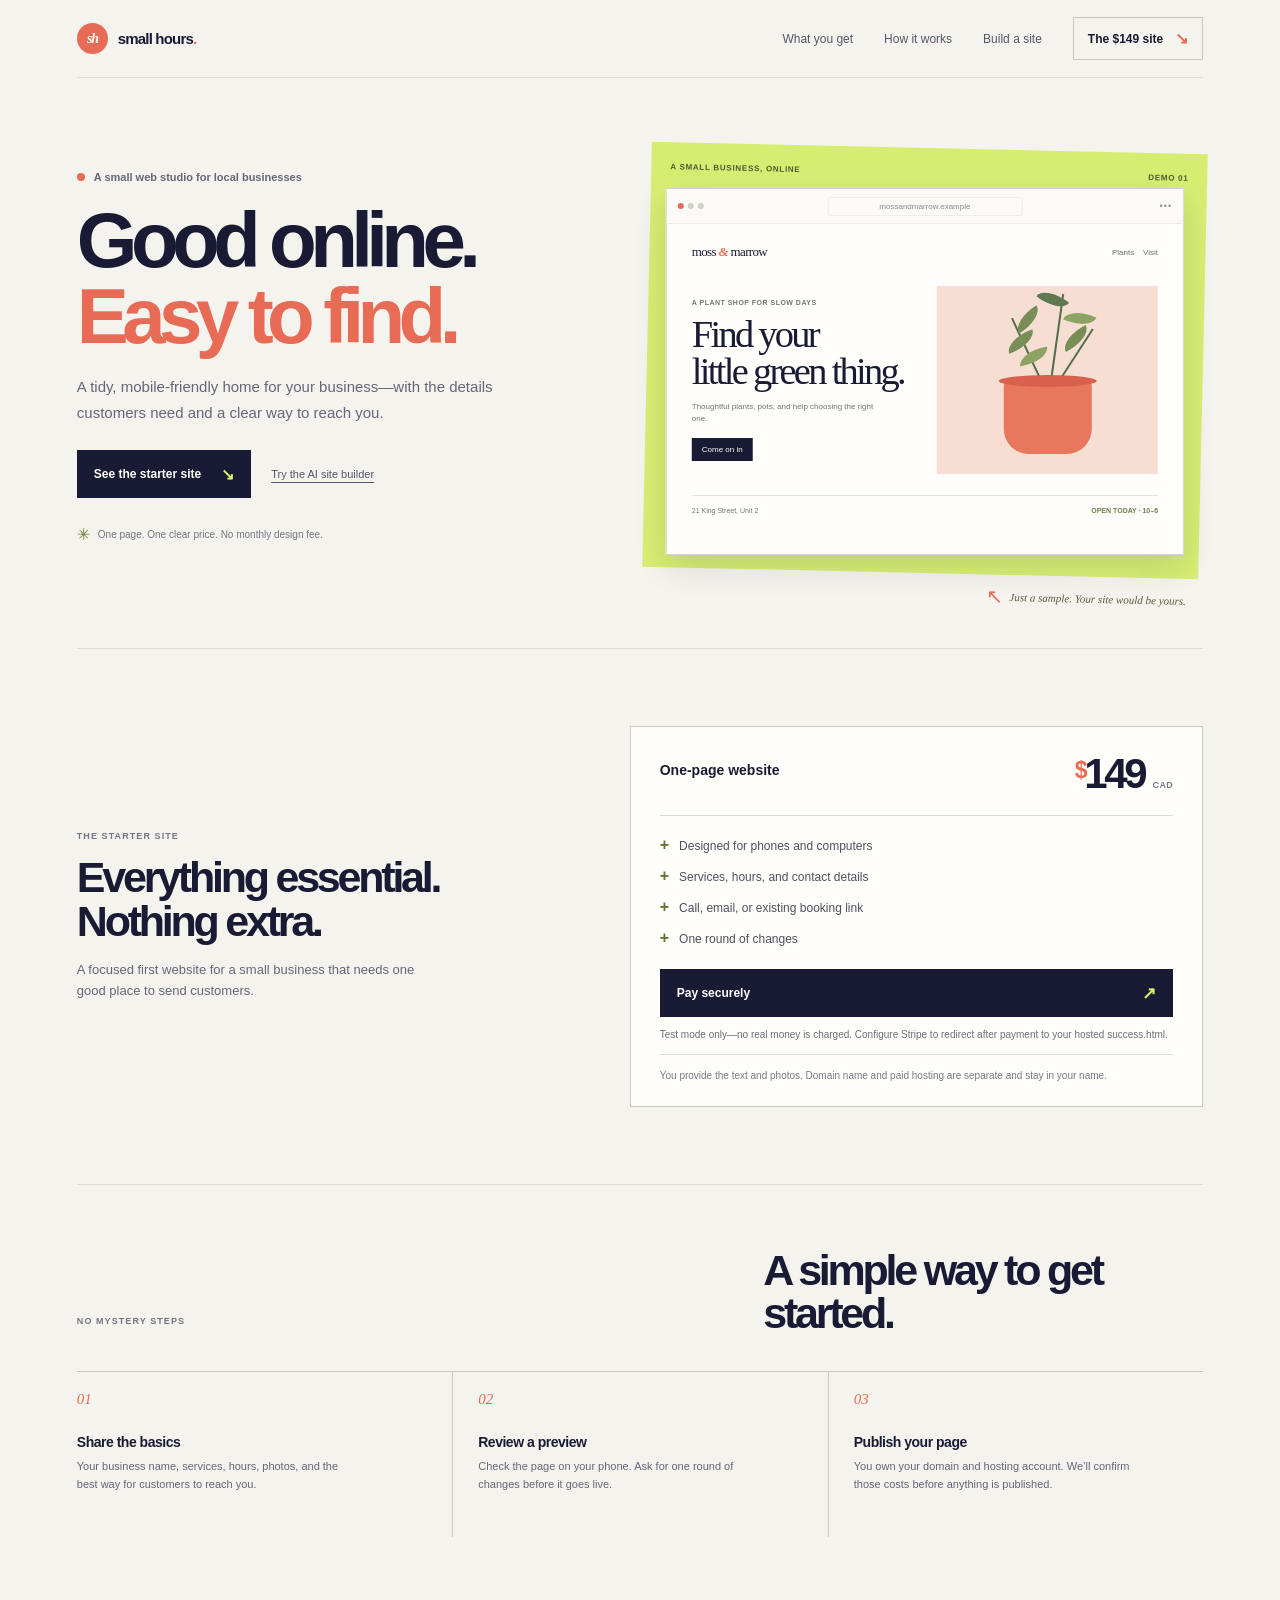
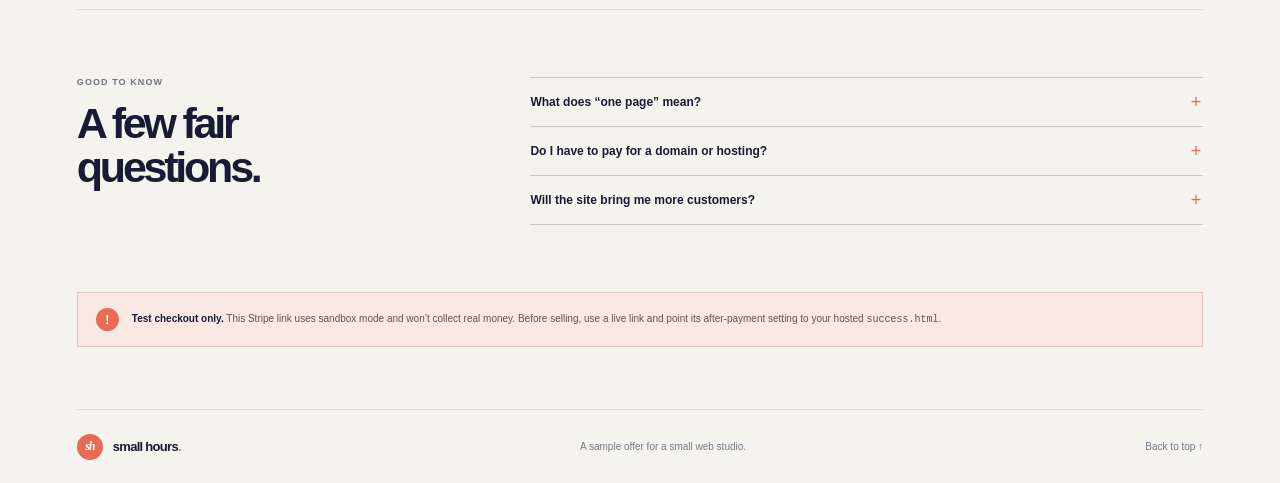
<file: index.html>
<!doctype html>
<html lang="en">
  <head>
    <meta charset="utf-8">
    <meta name="viewport" content="width=device-width, initial-scale=1">
    <meta name="theme-color" content="#f4f3ed">
    <meta name="description" content="A clear, mobile-friendly one-page website for your local business.">
    <title>Small Hours Studio — a better first website</title>
    <link rel="stylesheet" href="styles.css">
    <script src="app.js" defer></script>
  </head>
  <body>
    <header class="site-header">
      <a class="brand" href="#" aria-label="Small Hours Studio home">
        <span class="brand-mark" aria-hidden="true">sh</span>
        <span>small hours<span class="brand-period">.</span></span>
      </a>
      <nav class="main-nav" aria-label="Main navigation">
        <a href="#included">What you get</a>
        <a href="#process">How it works</a>
        <a href="builder.html">Build a site</a>
        <a class="nav-cta" href="#price">The $149 site <span aria-hidden="true">↘</span></a>
      </nav>
    </header>

    <main>
      <section class="hero" aria-labelledby="hero-title">
        <div class="hero-copy">
          <p class="eyebrow"><span class="eyebrow-dot" aria-hidden="true"></span> A small web studio for local businesses</p>
          <h1 id="hero-title">Good online.<br><span>Easy to find.</span></h1>
          <p class="hero-intro">A tidy, mobile-friendly home for your business—with the details customers need and a clear way to reach you.</p>
          <div class="hero-actions">
            <a class="button button-dark" href="#price">See the starter site <span aria-hidden="true">↘</span></a>
            <a class="text-link" href="builder.html">Try the AI site builder</a>
          </div>
          <p class="hero-footnote"><span aria-hidden="true">✳</span> One page. One clear price. No monthly design fee.</p>
        </div>

        <div class="hero-art" id="sample" aria-label="Preview of a sample website for a fictional plant shop">
          <div class="art-caption"><span>A SMALL BUSINESS, ONLINE</span><span>DEMO 01</span></div>
          <div class="browser-window">
            <div class="browser-bar">
              <span class="browser-dots" aria-hidden="true"><i></i><i></i><i></i></span>
              <span class="browser-address">mossandmarrow.example</span>
              <span class="browser-menu" aria-hidden="true">•••</span>
            </div>
            <div class="demo-site">
              <div class="demo-nav">
                <span class="demo-brand">moss <b>&</b> marrow</span>
                <span class="demo-nav-links">Plants&nbsp;&nbsp;&nbsp; Visit</span>
              </div>
              <div class="demo-content">
                <div class="demo-text">
                  <p class="demo-kicker">A PLANT SHOP FOR SLOW DAYS</p>
                  <h2>Find your<br>little green thing.</h2>
                  <p>Thoughtful plants, pots, and help choosing the right one.</p>
                  <span class="demo-button">Come on in</span>
                </div>
                <div class="plant-illustration" aria-hidden="true">
                  <span class="plant-pot"></span>
                  <span class="plant-stem stem-one"></span>
                  <span class="plant-stem stem-two"></span>
                  <span class="plant-stem stem-three"></span>
                  <span class="leaf leaf-one"></span>
                  <span class="leaf leaf-two"></span>
                  <span class="leaf leaf-three"></span>
                  <span class="leaf leaf-four"></span>
                  <span class="leaf leaf-five"></span>
                  <span class="leaf leaf-six"></span>
                </div>
              </div>
              <div class="demo-bottom"><span>21 King Street, Unit 2</span><span>OPEN TODAY · 10–6</span></div>
            </div>
          </div>
          <p class="art-note"><span class="scribble" aria-hidden="true">↖</span> Just a sample. Your site would be yours.</p>
        </div>
      </section>

      <section class="offer-section" id="price" aria-labelledby="offer-title">
        <div class="offer-intro">
          <p class="section-label">THE STARTER SITE</p>
          <h2 id="offer-title">Everything essential.<br>Nothing extra.</h2>
          <p>A focused first website for a small business that needs one good place to send customers.</p>
        </div>
        <div class="price-panel">
          <div class="price-top">
            <span class="price-name">One-page website</span>
            <span class="price-amount"><span>$</span>149 <small>CAD</small></span>
          </div>
          <ul class="included-list">
            <li><span aria-hidden="true">+</span> Designed for phones and computers</li>
            <li><span aria-hidden="true">+</span> Services, hours, and contact details</li>
            <li><span aria-hidden="true">+</span> Call, email, or existing booking link</li>
            <li><span aria-hidden="true">+</span> One round of changes</li>
          </ul>
          <button class="button button-pay" id="checkout-button" type="button" disabled>
            Pay securely <span aria-hidden="true">↗</span>
          </button>
          <p class="payment-note" id="payment-note" role="status" aria-live="polite"></p>
          <p class="price-fineprint">You provide the text and photos. Domain name and paid hosting are separate and stay in your name.</p>
        </div>
      </section>

      <section class="process-section" id="process" aria-labelledby="process-title">
        <div class="process-heading">
          <p class="section-label">NO MYSTERY STEPS</p>
          <h2 id="process-title">A simple way to get started.</h2>
        </div>
        <div class="process-steps">
          <article class="process-step">
            <span class="step-index">01</span>
            <h3>Share the basics</h3>
            <p>Your business name, services, hours, photos, and the best way for customers to reach you.</p>
          </article>
          <article class="process-step">
            <span class="step-index">02</span>
            <h3>Review a preview</h3>
            <p>Check the page on your phone. Ask for one round of changes before it goes live.</p>
          </article>
          <article class="process-step">
            <span class="step-index">03</span>
            <h3>Publish your page</h3>
            <p>You own your domain and hosting account. We’ll confirm those costs before anything is published.</p>
          </article>
        </div>
      </section>

      <section class="faq-section" id="included" aria-labelledby="faq-title">
        <div>
          <p class="section-label">GOOD TO KNOW</p>
          <h2 id="faq-title">A few fair questions.</h2>
        </div>
        <div class="faq-list">
          <details>
            <summary>What does “one page” mean?</summary>
            <p>One scrollable page with your key business details, services, and contact or booking links. It isn’t an online store or a multi-page website.</p>
          </details>
          <details>
            <summary>Do I have to pay for a domain or hosting?</summary>
            <p>Those are separate services. You choose and own the accounts, and any extra cost should be agreed on before the site is published.</p>
          </details>
          <details>
            <summary>Will the site bring me more customers?</summary>
            <p>No website can promise that. The goal is to make your information easier to find and give visitors a clear next step.</p>
          </details>
        </div>
      </section>

      <aside class="demo-warning" aria-label="Test payment information">
        <span class="warning-mark" aria-hidden="true">!</span>
        <p><strong>Test checkout only.</strong> This Stripe link uses sandbox mode and won’t collect real money. Before selling, use a live link and point its after-payment setting to your hosted <code>success.html</code>.</p>
      </aside>
    </main>

    <footer class="site-footer">
      <a class="brand" href="#" aria-label="Small Hours Studio home">
        <span class="brand-mark" aria-hidden="true">sh</span>
        <span>small hours<span class="brand-period">.</span></span>
      </a>
      <p>A sample offer for a small web studio.</p>
      <a class="footer-top" href="#">Back to top ↑</a>
    </footer>
  </body>
</html>
</file>
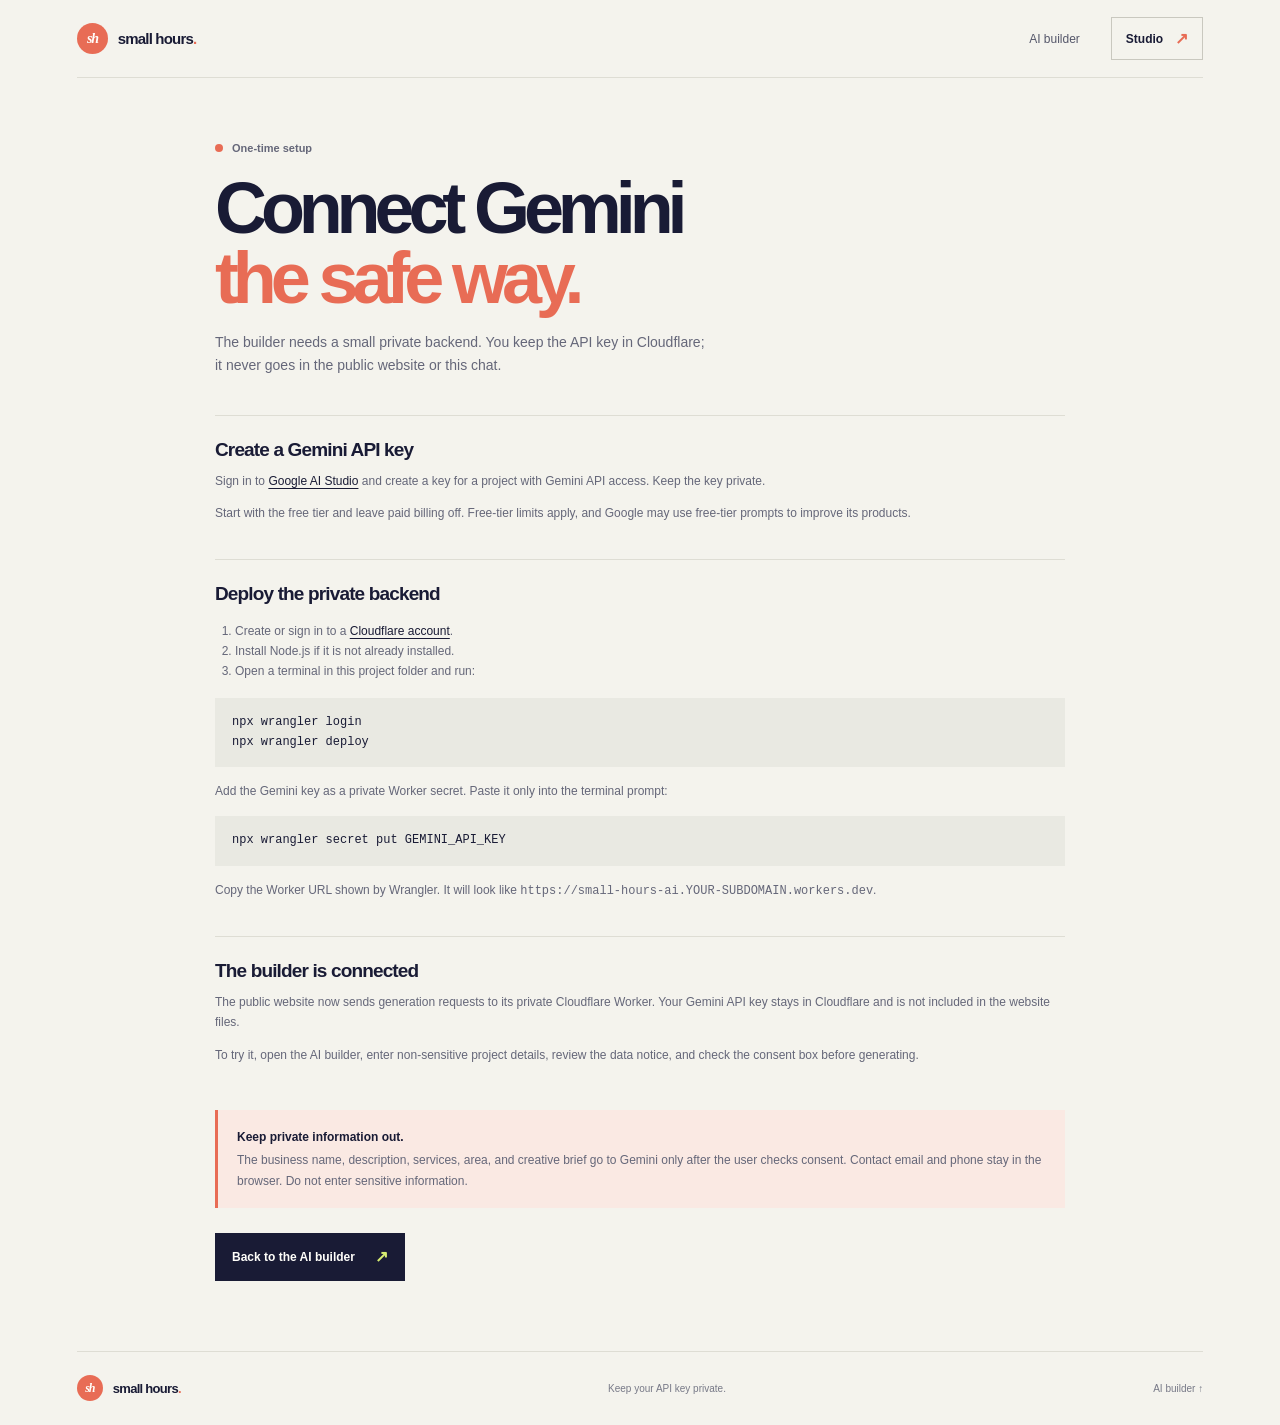
<file: ai-setup.html>
<!doctype html>
<html lang="en">
  <head>
    <meta charset="utf-8">
    <meta name="viewport" content="width=device-width, initial-scale=1">
    <meta name="theme-color" content="#f4f3ed">
    <meta name="description" content="Set up the private Gemini connection for the Small Hours AI website builder.">
    <title>Connect Gemini — Small Hours Studio</title>
    <link rel="stylesheet" href="styles.css">
    <link rel="stylesheet" href="builder.css">
  </head>
  <body>
    <header class="site-header">
      <a class="brand" href="index.html" aria-label="Small Hours Studio home">
        <span class="brand-mark" aria-hidden="true">sh</span>
        <span>small hours<span class="brand-period">.</span></span>
      </a>
      <nav class="main-nav" aria-label="Main navigation">
        <a href="builder.html">AI builder</a>
        <a class="nav-cta" href="index.html">Studio <span aria-hidden="true">↗</span></a>
      </nav>
    </header>

    <main class="ai-setup-page">
      <p class="eyebrow"><span class="eyebrow-dot" aria-hidden="true"></span> One-time setup</p>
      <h1>Connect Gemini<br><span>the safe way.</span></h1>
      <p class="builder-lede">The builder needs a small private backend. You keep the API key in Cloudflare; it never goes in the public website or this chat.</p>

      <section class="setup-step">
        <h2>Create a Gemini API key</h2>
        <p>Sign in to <a href="https://aistudio.google.com/apikey" target="_blank" rel="noreferrer">Google AI Studio</a> and create a key for a project with Gemini API access. Keep the key private.</p>
        <p>Start with the free tier and leave paid billing off. Free-tier limits apply, and Google may use free-tier prompts to improve its products.</p>
      </section>

      <section class="setup-step">
        <h2>Deploy the private backend</h2>
        <ol>
          <li>Create or sign in to a <a href="https://dash.cloudflare.com/sign-up" target="_blank" rel="noreferrer">Cloudflare account</a>.</li>
          <li>Install Node.js if it is not already installed.</li>
          <li>Open a terminal in this project folder and run:</li>
        </ol>
        <pre><code>npx wrangler login
npx wrangler deploy</code></pre>
        <p>Add the Gemini key as a private Worker secret. Paste it only into the terminal prompt:</p>
        <pre><code>npx wrangler secret put GEMINI_API_KEY</code></pre>
        <p>Copy the Worker URL shown by Wrangler. It will look like <code>https://small-hours-ai.YOUR-SUBDOMAIN.workers.dev</code>.</p>
      </section>

      <section class="setup-step">
        <h2>The builder is connected</h2>
        <p>The public website now sends generation requests to its private Cloudflare Worker. Your Gemini API key stays in Cloudflare and is not included in the website files.</p>
        <p>To try it, open the AI builder, enter non-sensitive project details, review the data notice, and check the consent box before generating.</p>
      </section>

      <aside class="setup-caution">
        <strong>Keep private information out.</strong>
        <p>The business name, description, services, area, and creative brief go to Gemini only after the user checks consent. Contact email and phone stay in the browser. Do not enter sensitive information.</p>
      </aside>

      <a class="button button-dark" href="builder.html">Back to the AI builder <span aria-hidden="true">↗</span></a>
    </main>

    <footer class="site-footer">
      <a class="brand" href="index.html" aria-label="Small Hours Studio home">
        <span class="brand-mark" aria-hidden="true">sh</span>
        <span>small hours<span class="brand-period">.</span></span>
      </a>
      <p>Keep your API key private.</p>
      <a class="footer-top" href="builder.html">AI builder ↑</a>
    </footer>
  </body>
</html>
</file>
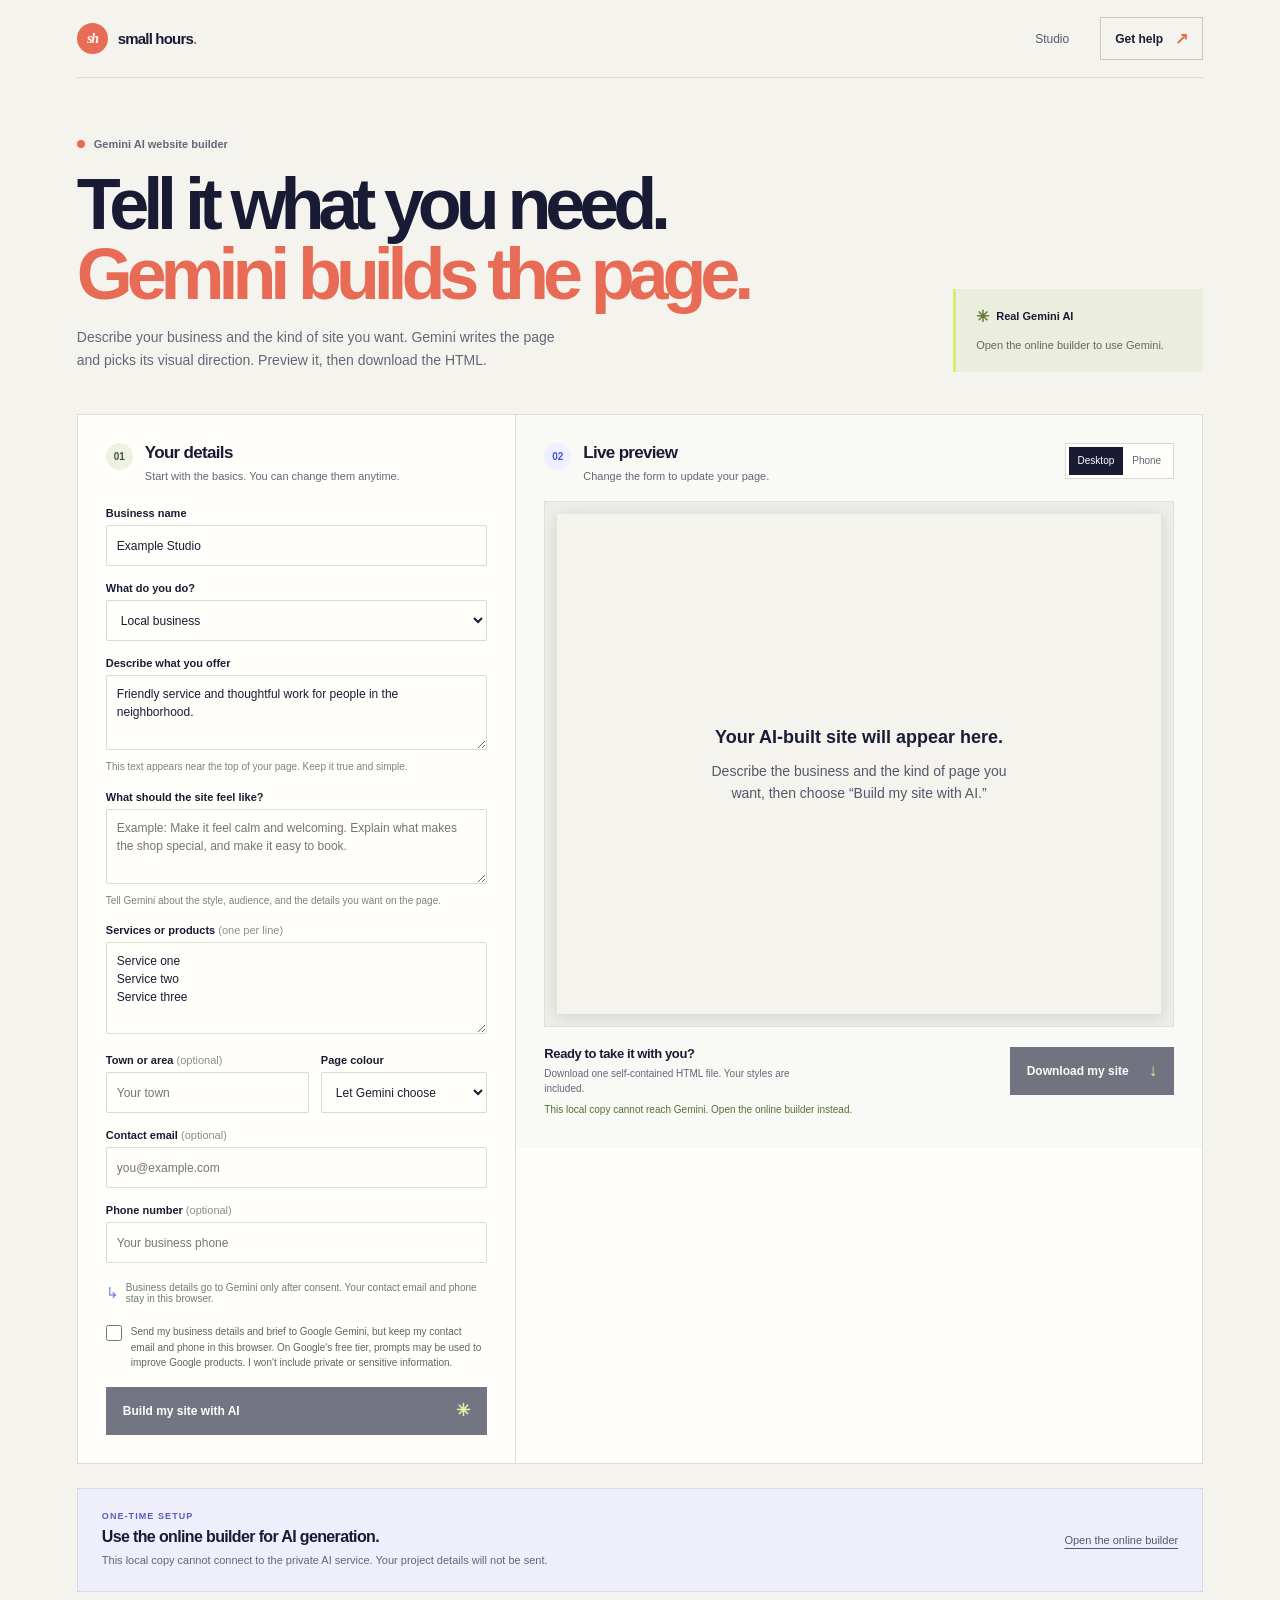
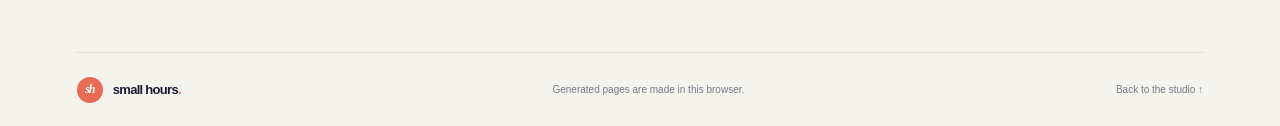
<file: builder.html>
<!doctype html>
<html lang="en">
  <head>
    <meta charset="utf-8">
    <meta name="viewport" content="width=device-width, initial-scale=1">
    <meta name="theme-color" content="#f4f3ed">
    <meta name="description" content="Create a simple, downloadable website for your local business.">
    <title>AI Website Builder — Small Hours Studio</title>
    <link rel="stylesheet" href="styles.css">
    <link rel="stylesheet" href="builder.css">
    <script src="ai-config.js"></script>
    <script src="builder.js?v=2" defer></script>
  </head>
  <body>
    <header class="site-header">
      <a class="brand" href="index.html" aria-label="Small Hours Studio home">
        <span class="brand-mark" aria-hidden="true">sh</span>
        <span>small hours<span class="brand-period">.</span></span>
      </a>
      <nav class="main-nav" aria-label="Main navigation">
        <a href="index.html">Studio</a>
        <a class="nav-cta" href="index.html#price">Get help <span aria-hidden="true">↗</span></a>
      </nav>
    </header>

    <main class="builder-main">
      <section class="builder-intro" aria-labelledby="builder-title">
        <div>
          <p class="eyebrow"><span class="eyebrow-dot" aria-hidden="true"></span> Gemini AI website builder</p>
          <h1 id="builder-title">Tell it what you need.<br><span>Gemini builds the page.</span></h1>
          <p class="builder-lede">Describe your business and the kind of site you want. Gemini writes the page and picks its visual direction. Preview it, then download the HTML.</p>
        </div>
        <aside class="mode-note" aria-label="How this builder works">
          <span class="mode-pill"><span aria-hidden="true">✳</span> Real Gemini AI</span>
          <p id="ai-connection-status">Checking the Gemini connection…</p>
        </aside>
      </section>

      <section class="builder-workspace" aria-label="Website editor and preview">
        <form class="builder-form" id="website-form">
          <div class="builder-panel-heading">
            <span class="builder-number">01</span>
            <div>
              <h2>Your details</h2>
              <p>Start with the basics. You can change them anytime.</p>
            </div>
          </div>

          <label for="business-name">Business name</label>
          <input id="business-name" name="businessName" type="text" value="Example Studio" maxlength="70" autocomplete="organization">

          <label for="business-type">What do you do?</label>
          <select id="business-type" name="businessType">
            <option value="local">Local business</option>
            <option value="beauty">Beauty and personal care</option>
            <option value="food">Cafe or food business</option>
            <option value="home">Home services</option>
            <option value="creative">Creative studio</option>
          </select>

          <label for="description">Describe what you offer</label>
          <textarea id="description" name="description" rows="3" maxlength="180">Friendly service and thoughtful work for people in the neighborhood.</textarea>
          <p class="builder-hint">This text appears near the top of your page. Keep it true and simple.</p>

          <label for="creative-brief">What should the site feel like?</label>
          <textarea id="creative-brief" name="creativeBrief" rows="3" maxlength="500" placeholder="Example: Make it feel calm and welcoming. Explain what makes the shop special, and make it easy to book."></textarea>
          <p class="builder-hint">Tell Gemini about the style, audience, and the details you want on the page.</p>

          <label for="services">Services or products <span class="optional">(one per line)</span></label>
          <textarea id="services" name="services" rows="4" maxlength="420">Service one
Service two
Service three</textarea>

          <div class="builder-field-row">
            <div>
              <label for="area">Town or area <span class="optional">(optional)</span></label>
              <input id="area" name="area" type="text" placeholder="Your town" maxlength="70" autocomplete="address-level2">
            </div>
            <div>
              <label for="theme">Page colour</label>
              <select id="theme" name="theme">
                <option value="auto">Let Gemini choose</option>
                <option value="coral">Coral</option>
                <option value="blue">Periwinkle</option>
                <option value="leaf">Leaf green</option>
                <option value="ink">Dark</option>
                <option value="sand">Earthy</option>
              </select>
            </div>
          </div>

          <label for="email">Contact email <span class="optional">(optional)</span></label>
          <input id="email" name="email" type="email" placeholder="you@example.com" autocomplete="email">

          <label for="phone">Phone number <span class="optional">(optional)</span></label>
          <input id="phone" name="phone" type="tel" placeholder="Your business phone" autocomplete="tel">

          <p class="privacy-note"><span aria-hidden="true">↳</span> Business details go to Gemini only after consent. Your contact email and phone stay in this browser.</p>
          <label class="ai-consent">
            <input id="ai-consent" type="checkbox">
            <span>Send my business details and brief to Google Gemini, but keep my contact email and phone in this browser. On Google's free tier, prompts may be used to improve Google products. I won't include private or sensitive information.</span>
          </label>
          <button class="button button-dark generate-button" id="generate-button" type="button">
            Build my site with AI <span aria-hidden="true">✳</span>
          </button>
        </form>

        <section class="builder-preview" aria-labelledby="preview-title">
          <div class="builder-preview-heading">
            <div class="builder-panel-heading">
              <span class="builder-number builder-number-blue">02</span>
              <div>
                <h2 id="preview-title">Live preview</h2>
                <p>Change the form to update your page.</p>
              </div>
            </div>
            <div class="preview-switch" role="group" aria-label="Preview size">
              <button id="preview-desktop" type="button" aria-pressed="true">Desktop</button>
              <button id="preview-phone" type="button" aria-pressed="false">Phone</button>
            </div>
          </div>
          <div class="preview-stage">
            <iframe id="site-preview" title="Preview of your generated website" sandbox></iframe>
          </div>
          <div class="download-row">
            <div>
              <h3>Ready to take it with you?</h3>
              <p>Download one self-contained HTML file. Your styles are included.</p>
            </div>
            <button class="button button-dark download-button" id="download-button" type="button" disabled>
              Download my site <span aria-hidden="true">↓</span>
            </button>
          </div>
          <p class="builder-status" id="builder-status" role="status" aria-live="polite"></p>
        </section>
      </section>

      <aside class="ai-setup-notice" id="ai-setup-notice" aria-labelledby="ai-setup-title" hidden>
        <div>
          <p class="section-label">ONE-TIME SETUP</p>
          <h2 id="ai-setup-title">Connect Gemini to turn this on.</h2>
          <p id="ai-setup-message">The generator needs a private Gemini API key stored on a Cloudflare Worker. Never put the key in this website or send it in chat.</p>
        </div>
        <a class="text-link" id="ai-setup-link" href="ai-setup.html">Follow the setup steps</a>
      </aside>
    </main>

    <footer class="site-footer">
      <a class="brand" href="index.html" aria-label="Small Hours Studio home">
        <span class="brand-mark" aria-hidden="true">sh</span>
        <span>small hours<span class="brand-period">.</span></span>
      </a>
      <p>Generated pages are made in this browser.</p>
      <a class="footer-top" href="index.html">Back to the studio ↑</a>
    </footer>
  </body>
</html>
</file>
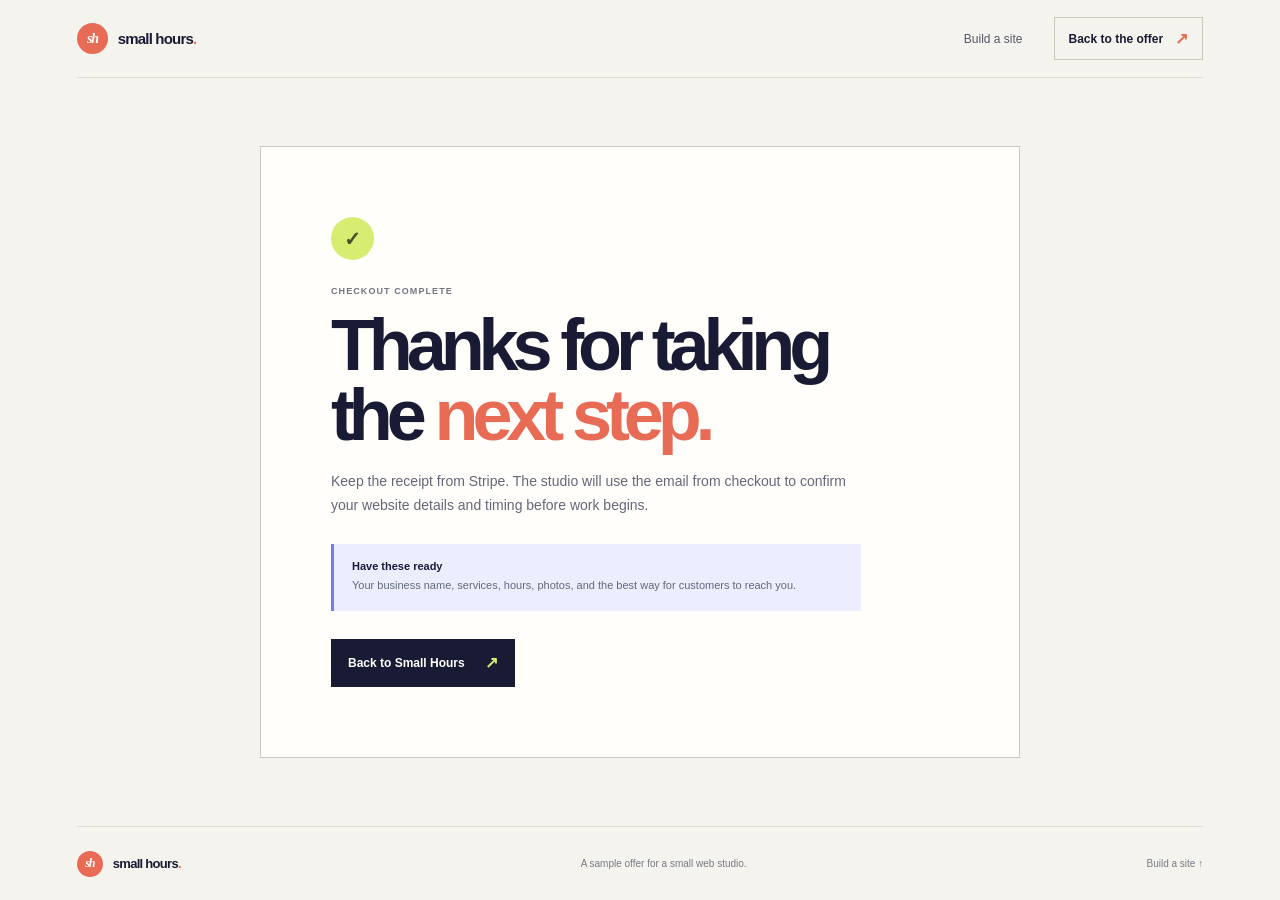
<file: success.html>
<!doctype html>
<html lang="en">
  <head>
    <meta charset="utf-8">
    <meta name="viewport" content="width=device-width, initial-scale=1">
    <meta name="theme-color" content="#f4f3ed">
    <meta name="description" content="Next steps after checkout with Small Hours Studio.">
    <title>Thanks — Small Hours Studio</title>
    <link rel="stylesheet" href="styles.css">
  </head>
  <body>
    <header class="site-header">
      <a class="brand" href="index.html" aria-label="Small Hours Studio home">
        <span class="brand-mark" aria-hidden="true">sh</span>
        <span>small hours<span class="brand-period">.</span></span>
      </a>
      <nav class="main-nav" aria-label="Main navigation">
        <a href="builder.html">Build a site</a>
        <a class="nav-cta" href="index.html#price">Back to the offer <span aria-hidden="true">↗</span></a>
      </nav>
    </header>

    <main class="success-main">
      <section class="success-panel" aria-labelledby="success-title">
        <span class="success-mark" aria-hidden="true">✓</span>
        <p class="section-label">CHECKOUT COMPLETE</p>
        <h1 id="success-title">Thanks for taking the <span>next step.</span></h1>
        <p class="success-copy">Keep the receipt from Stripe. The studio will use the email from checkout to confirm your website details and timing before work begins.</p>
        <div class="success-next">
          <strong>Have these ready</strong>
          <p>Your business name, services, hours, photos, and the best way for customers to reach you.</p>
        </div>
        <a class="button button-dark" href="index.html">Back to Small Hours <span aria-hidden="true">↗</span></a>
      </section>
    </main>

    <footer class="site-footer">
      <a class="brand" href="index.html" aria-label="Small Hours Studio home">
        <span class="brand-mark" aria-hidden="true">sh</span>
        <span>small hours<span class="brand-period">.</span></span>
      </a>
      <p>A sample offer for a small web studio.</p>
      <a class="footer-top" href="builder.html">Build a site ↑</a>
    </footer>
  </body>
</html>
</file>
<file: styles.css>
:root {
  color-scheme: light;
  --ink: #191b35;
  --muted: #656779;
  --paper: #f4f3ed;
  --white: #fffefa;
  --line: #deddd4;
  --coral: #e86c55;
  --lime: #d7ed72;
  --blue: #727ee9;
  --sans: "Segoe UI", Aptos, Arial, sans-serif;
}

* {
  box-sizing: border-box;
}

html {
  scroll-behavior: smooth;
}

body {
  margin: 0;
  background: var(--paper);
  color: var(--ink);
  font-family: var(--sans);
  -webkit-font-smoothing: antialiased;
}

a {
  color: inherit;
  -webkit-tap-highlight-color: transparent;
}

button {
  font: inherit;
}

:focus-visible {
  outline: 3px solid var(--blue);
  outline-offset: 4px;
}

.site-header,
.site-footer {
  width: min(1200px, 88vw);
  margin: 0 auto;
}

.site-header {
  min-height: 78px;
  display: flex;
  justify-content: space-between;
  align-items: center;
  border-bottom: 1px solid var(--line);
}

.brand {
  display: inline-flex;
  align-items: center;
  gap: 10px;
  color: var(--ink);
  font-size: 15px;
  font-weight: 800;
  letter-spacing: -0.055em;
  text-decoration: none;
}

.brand-mark {
  width: 31px;
  height: 31px;
  display: grid;
  place-items: center;
  border-radius: 50%;
  background: var(--coral);
  color: var(--white);
  font-family: Georgia, "Times New Roman", serif;
  font-size: 14px;
  font-style: italic;
  letter-spacing: -0.09em;
}

.brand-period {
  color: var(--coral);
}

.main-nav {
  display: flex;
  align-items: center;
  gap: 31px;
}

.main-nav a {
  color: #55576a;
  font-size: 12px;
  text-decoration: none;
}

.main-nav a:hover,
.text-link:hover,
.footer-top:hover {
  color: var(--coral);
}

.main-nav .nav-cta {
  display: inline-flex;
  align-items: center;
  gap: 12px;
  padding: 11px 14px;
  border: 1px solid #c9c8bf;
  color: var(--ink);
  font-weight: 700;
}

.nav-cta span {
  color: var(--coral);
  font-size: 16px;
}

main {
  width: min(1200px, 88vw);
  margin: 0 auto;
}

.hero {
  min-height: 570px;
  display: grid;
  grid-template-columns: minmax(0, 0.94fr) minmax(0, 1.06fr);
  align-items: center;
  gap: clamp(38px, 6vw, 88px);
  padding: 69px 0 75px;
}

.hero-copy {
  padding-bottom: 5px;
}

.eyebrow,
.section-label {
  display: flex;
  align-items: center;
  gap: 9px;
  margin: 0 0 20px;
  color: #656779;
  font-size: 11px;
  font-weight: 700;
}

.eyebrow-dot {
  width: 8px;
  height: 8px;
  border-radius: 50%;
  background: var(--coral);
}

h1,
h2,
h3,
p {
  margin-top: 0;
}

h1 {
  margin-bottom: 20px;
  font-size: clamp(53px, 6.1vw, 82px);
  font-weight: 850;
  line-height: 0.97;
  letter-spacing: -0.085em;
}

h1 span {
  color: var(--coral);
}

.hero-intro {
  max-width: 430px;
  margin-bottom: 25px;
  color: var(--muted);
  font-size: 15px;
  line-height: 1.7;
}

.hero-actions {
  display: flex;
  align-items: center;
  flex-wrap: wrap;
  gap: 20px;
}

.button {
  min-height: 48px;
  display: inline-flex;
  justify-content: center;
  align-items: center;
  gap: 20px;
  padding: 0 17px;
  border: 0;
  font-size: 12px;
  font-weight: 750;
  text-decoration: none;
}

.button-dark {
  background: var(--ink);
  color: var(--white);
  transition: background-color 140ms ease;
}

.button-dark:hover {
  background: #333650;
}

.button-dark span {
  color: var(--lime);
  font-size: 16px;
}

.text-link {
  color: #55576a;
  font-size: 11px;
  text-decoration: underline;
  text-underline-offset: 4px;
}

.hero-footnote {
  display: flex;
  align-items: center;
  gap: 8px;
  margin: 27px 0 0;
  color: #737585;
  font-size: 10px;
}

.hero-footnote span {
  color: #72823b;
  font-size: 16px;
}

.hero-art {
  position: relative;
  padding: 20px 19px 18px;
  background: var(--lime);
  transform: rotate(1.3deg);
}

.art-caption {
  display: flex;
  justify-content: space-between;
  margin-bottom: 11px;
  color: #525735;
  font-size: 8px;
  font-weight: 750;
  letter-spacing: 0.09em;
}

.browser-window {
  overflow: hidden;
  border: 1px solid #d5d4cb;
  background: var(--white);
  box-shadow: 0 12px 30px rgba(25, 27, 53, 0.12);
  transform: rotate(-1.3deg);
}

.browser-bar {
  height: 35px;
  display: grid;
  grid-template-columns: 1fr 1.3fr 1fr;
  align-items: center;
  padding: 0 11px;
  border-bottom: 1px solid #ecebe4;
  background: #fbfaf6;
}

.browser-dots {
  display: flex;
  gap: 4px;
}

.browser-dots i {
  width: 6px;
  height: 6px;
  border-radius: 50%;
  background: #d2d0c8;
}

.browser-dots i:first-child {
  background: var(--coral);
}

.browser-address {
  overflow: hidden;
  padding: 4px 8px;
  border: 1px solid #eeede7;
  border-radius: 2px;
  color: #898a91;
  font-size: 8px;
  text-align: center;
  text-overflow: ellipsis;
  white-space: nowrap;
}

.browser-menu {
  justify-self: end;
  color: #898a91;
  font-size: 9px;
  letter-spacing: 1px;
}

.demo-site {
  position: relative;
  min-height: 330px;
  padding: 20px 25px 14px;
  overflow: hidden;
  background: #fffefa;
}

.demo-nav,
.demo-bottom {
  display: flex;
  justify-content: space-between;
  align-items: center;
}

.demo-brand {
  font-family: Georgia, "Times New Roman", serif;
  font-size: 13px;
  letter-spacing: -0.05em;
}

.demo-brand b {
  color: var(--coral);
  font-style: italic;
}

.demo-nav-links {
  color: #6d6c68;
  font-size: 8px;
}

.demo-content {
  min-height: 235px;
  display: grid;
  grid-template-columns: 1.03fr 0.97fr;
  align-items: center;
  gap: 10px;
  padding: 24px 0 19px;
}

.demo-text {
  position: relative;
  z-index: 1;
}

.demo-kicker {
  margin-bottom: 10px;
  color: #76766f;
  font-size: 7px;
  font-weight: 700;
  letter-spacing: 0.07em;
}

.demo-text h2 {
  margin-bottom: 10px;
  font-family: Georgia, "Times New Roman", serif;
  font-size: clamp(25px, 3vw, 39px);
  font-weight: 400;
  line-height: 0.98;
  letter-spacing: -0.07em;
}

.demo-text > p:not(.demo-kicker) {
  max-width: 190px;
  margin-bottom: 14px;
  color: #72736d;
  font-size: 8px;
  line-height: 1.45;
}

.demo-button {
  display: inline-block;
  padding: 7px 10px;
  background: var(--ink);
  color: var(--white);
  font-size: 8px;
}

.plant-illustration {
  position: relative;
  min-height: 188px;
  overflow: hidden;
  background: #f7ded2;
}

.plant-pot {
  position: absolute;
  z-index: 2;
  bottom: 20px;
  left: 50%;
  width: 88px;
  height: 74px;
  border-radius: 6px 6px 25px 25px;
  background: #e8785d;
  transform: translateX(-50%);
}

.plant-pot::before {
  position: absolute;
  top: -5px;
  left: -5px;
  width: 98px;
  height: 12px;
  border-radius: 50%;
  background: #d9604d;
  content: "";
}

.plant-stem {
  position: absolute;
  z-index: 1;
  bottom: 77px;
  left: 50%;
  width: 2px;
  height: 87px;
  background: #526e4b;
  transform-origin: bottom;
}

.stem-one {
  transform: rotate(-25deg);
}

.stem-two {
  height: 104px;
  transform: rotate(8deg);
}

.stem-three {
  height: 81px;
  transform: rotate(33deg);
}

.leaf {
  position: absolute;
  z-index: 2;
  width: 30px;
  height: 15px;
  border-radius: 100% 0 100% 0;
  background: #778e57;
}

.leaf-one {
  bottom: 147px;
  left: calc(50% - 35px);
  transform: rotate(-32deg);
}

.leaf-two {
  bottom: 125px;
  left: calc(50% - 42px);
  transform: rotate(160deg);
}

.leaf-three {
  bottom: 167px;
  left: calc(50% - 10px);
  transform: rotate(38deg);
  background: #5e794f;
}

.leaf-four {
  bottom: 128px;
  left: calc(50% + 13px);
  transform: rotate(-27deg);
}

.leaf-five {
  bottom: 110px;
  left: calc(50% - 29px);
  transform: rotate(170deg);
  background: #8ca363;
}

.leaf-six {
  bottom: 148px;
  left: calc(50% + 17px);
  transform: rotate(24deg);
  background: #8ca363;
}

.demo-bottom {
  padding-top: 11px;
  border-top: 1px solid #e8e5de;
  color: #74746e;
  font-size: 7px;
}

.demo-bottom span:last-child {
  color: #6d8050;
  font-weight: 700;
}

.art-note {
  position: absolute;
  right: 12px;
  bottom: -34px;
  display: flex;
  align-items: center;
  gap: 6px;
  margin: 0;
  color: #575c3e;
  font-family: Georgia, "Times New Roman", serif;
  font-size: 11px;
  font-style: italic;
}

.scribble {
  color: var(--coral);
  font-family: var(--sans);
  font-size: 20px;
  font-style: normal;
}

.offer-section {
  display: grid;
  grid-template-columns: 0.88fr 1.12fr;
  align-items: center;
  gap: clamp(40px, 8vw, 120px);
  padding: 77px 0;
  border-top: 1px solid var(--line);
}

.section-label {
  margin-bottom: 15px;
  color: #737583;
  font-size: 9px;
  letter-spacing: 0.12em;
}

.offer-intro h2,
.process-heading h2,
.faq-section h2 {
  margin-bottom: 15px;
  font-size: clamp(30px, 3.5vw, 43px);
  font-weight: 800;
  line-height: 1.02;
  letter-spacing: -0.075em;
}

.offer-intro > p:last-child {
  max-width: 350px;
  margin-bottom: 0;
  color: var(--muted);
  font-size: 13px;
  line-height: 1.65;
}

.price-panel {
  padding: 26px 29px 22px;
  border: 1px solid #cccac0;
  background: var(--white);
}

.price-top {
  display: flex;
  justify-content: space-between;
  align-items: flex-start;
  gap: 20px;
  padding-bottom: 20px;
  border-bottom: 1px solid var(--line);
}

.price-name {
  padding-top: 9px;
  font-size: 14px;
  font-weight: 750;
}

.price-amount {
  font-size: 42px;
  font-weight: 800;
  line-height: 1;
  letter-spacing: -0.08em;
  white-space: nowrap;
}

.price-amount > span {
  color: var(--coral);
  font-size: 23px;
  vertical-align: 10px;
}

.price-amount small {
  color: #777987;
  font-size: 9px;
  font-weight: 700;
  letter-spacing: 0.04em;
}

.included-list {
  display: grid;
  gap: 13px;
  margin: 20px 0 22px;
  padding: 0;
  list-style: none;
}

.included-list li {
  display: flex;
  align-items: baseline;
  gap: 10px;
  color: #4e5060;
  font-size: 12px;
}

.included-list li span {
  color: #5e7334;
  font-size: 16px;
  font-weight: 700;
}

.button-pay {
  width: 100%;
  justify-content: space-between;
  background: var(--ink);
  color: white;
  cursor: pointer;
  transition: background-color 140ms ease, color 140ms ease;
}

.button-pay:not(:disabled):hover {
  background: #333650;
}

.button-pay:disabled {
  background: #5f6174;
  color: #f1f0eb;
  cursor: not-allowed;
}

.button-pay span {
  color: var(--lime);
  font-size: 17px;
}

.payment-note {
  min-height: 17px;
  margin: 10px 0 4px;
  color: #6c6d79;
  font-size: 10px;
  line-height: 1.5;
}

.price-fineprint {
  margin: 10px 0 0;
  padding-top: 13px;
  border-top: 1px solid var(--line);
  color: #777987;
  font-size: 10px;
  line-height: 1.55;
}

.process-section {
  padding: 64px 0 72px;
  border-top: 1px solid var(--line);
}

.process-heading {
  display: flex;
  justify-content: space-between;
  align-items: end;
  gap: 30px;
  margin-bottom: 35px;
}

.process-heading .section-label {
  margin-bottom: 10px;
}

.process-heading h2 {
  max-width: 440px;
  margin: 0;
}

.process-steps {
  display: grid;
  grid-template-columns: repeat(3, 1fr);
  border-top: 1px solid #cbc9bf;
}

.process-step {
  min-height: 165px;
  padding: 19px 27px 0 0;
}

.process-step + .process-step {
  padding-left: 25px;
  border-left: 1px solid #cbc9bf;
}

.step-index {
  display: block;
  margin-bottom: 26px;
  color: var(--coral);
  font-family: Georgia, "Times New Roman", serif;
  font-size: 15px;
  font-style: italic;
}

.process-step h3 {
  margin-bottom: 8px;
  font-size: 14px;
  letter-spacing: -0.035em;
}

.process-step p {
  max-width: 280px;
  margin-bottom: 0;
  color: var(--muted);
  font-size: 11px;
  line-height: 1.6;
}

.faq-section {
  display: grid;
  grid-template-columns: 0.75fr 1.25fr;
  gap: 50px;
  padding: 67px 0;
  border-top: 1px solid var(--line);
}

.faq-section h2 {
  max-width: 300px;
}

.faq-list {
  border-top: 1px solid #cbc9bf;
}

.faq-list details {
  border-bottom: 1px solid #cbc9bf;
}

.faq-list summary {
  position: relative;
  padding: 17px 30px 17px 0;
  cursor: pointer;
  font-size: 12px;
  font-weight: 700;
  list-style: none;
}

.faq-list summary::-webkit-details-marker {
  display: none;
}

.faq-list summary::after {
  position: absolute;
  top: 14px;
  right: 2px;
  color: var(--coral);
  content: "+";
  font-size: 18px;
  font-weight: 400;
}

.faq-list details[open] summary::after {
  content: "−";
}

.faq-list details p {
  max-width: 650px;
  margin: -4px 0 17px;
  color: var(--muted);
  font-size: 11px;
  line-height: 1.6;
}

.demo-warning {
  display: flex;
  align-items: center;
  gap: 13px;
  margin: 0 0 62px;
  padding: 15px 18px;
  border: 1px solid #e2c6be;
  background: #fae9e3;
}

.warning-mark {
  width: 23px;
  height: 23px;
  flex: 0 0 23px;
  display: grid;
  place-items: center;
  border-radius: 50%;
  background: var(--coral);
  color: white;
  font-size: 12px;
  font-weight: 800;
}

.demo-warning p {
  margin: 0;
  color: #5f5354;
  font-size: 10px;
  line-height: 1.55;
}

.demo-warning strong {
  color: var(--ink);
}

.site-footer {
  min-height: 74px;
  display: flex;
  justify-content: space-between;
  align-items: center;
  gap: 20px;
  border-top: 1px solid var(--line);
}

.site-footer .brand {
  font-size: 13px;
}

.site-footer .brand-mark {
  width: 26px;
  height: 26px;
  font-size: 12px;
}

.site-footer p,
.footer-top {
  margin: 0;
  color: #777987;
  font-size: 10px;
  text-decoration: none;
}

.success-main {
  min-height: calc(100vh - 152px);
  min-width: 0;
  display: grid;
  grid-template-columns: minmax(0, 1fr);
  place-items: center;
  padding: 64px 0;
}

.success-panel {
  width: min(760px, 100%);
  padding: clamp(30px, 6vw, 70px);
  border: 1px solid #cccac0;
  background: var(--white);
}

.success-mark {
  width: 43px;
  height: 43px;
  display: grid;
  place-items: center;
  border-radius: 50%;
  background: var(--lime);
  color: #435029;
  font-size: 20px;
  font-weight: 800;
}

.success-panel .section-label {
  margin-top: 26px;
}

.success-panel h1 {
  max-width: 580px;
  margin-bottom: 19px;
  font-size: clamp(45px, 7vw, 72px);
}

.success-panel h1 span {
  color: var(--coral);
}

.success-copy {
  max-width: 530px;
  margin-bottom: 27px;
  color: var(--muted);
  font-size: 14px;
  line-height: 1.7;
}

.success-next {
  max-width: 530px;
  margin-bottom: 28px;
  padding: 16px 18px;
  border-left: 3px solid var(--blue);
  background: #eceeff;
}

.success-next strong {
  display: block;
  margin-bottom: 5px;
  font-size: 11px;
}

.success-next p {
  margin: 0;
  color: #606a74;
  font-size: 11px;
  line-height: 1.6;
}

@media (max-width: 850px) {
  .hero {
    gap: 36px;
  }

  .demo-site {
    min-height: 300px;
    padding-right: 17px;
    padding-left: 17px;
  }

  .demo-content {
    min-height: 210px;
    grid-template-columns: 1fr 0.9fr;
  }

  .plant-illustration {
    min-height: 170px;
  }

  .offer-section {
    gap: 40px;
  }
}

@media (max-width: 680px) {
  .site-header,
  .site-footer,
  main {
    width: 88vw;
  }

  .site-header {
    min-height: 68px;
  }

  .main-nav {
    gap: 16px;
  }

  .main-nav a {
    font-size: 10px;
  }

  .main-nav a:first-child,
  .main-nav a:nth-child(2) {
    display: none;
  }

  .hero {
    min-height: 0;
    grid-template-columns: 1fr;
    gap: 52px;
    padding: 56px 0 68px;
  }

  h1 {
    font-size: clamp(57px, 13vw, 82px);
  }

  .hero-intro {
    max-width: 470px;
  }

  .hero-art {
    width: min(100%, 520px);
    justify-self: center;
  }

  .demo-site {
    min-height: 320px;
    padding: 20px 23px 15px;
  }

  .demo-content {
    min-height: 225px;
  }

  .plant-illustration {
    min-height: 185px;
  }

  .offer-section {
    grid-template-columns: 1fr;
    gap: 28px;
    padding: 56px 0;
  }

  .offer-intro h2 {
    max-width: 430px;
  }

  .price-panel {
    padding: 23px 22px 19px;
  }

  .process-section {
    padding: 55px 0;
  }

  .process-heading {
    display: block;
    margin-bottom: 26px;
  }

  .process-steps {
    grid-template-columns: 1fr;
  }

  .process-step,
  .process-step + .process-step {
    min-height: 0;
    padding: 17px 0 19px;
    border-left: 0;
    border-bottom: 1px solid #cbc9bf;
  }

  .step-index {
    margin-bottom: 12px;
  }

  .faq-section {
    grid-template-columns: 1fr;
    gap: 17px;
    padding: 55px 0;
  }

  .faq-section h2 {
    max-width: none;
  }

  .demo-warning {
    margin-bottom: 42px;
  }
}

@media (max-width: 430px) {
  .hero {
    padding-top: 45px;
  }

  .hero-actions {
    align-items: flex-start;
    flex-direction: column;
    gap: 16px;
  }

  .hero-art {
    padding: 13px 12px 15px;
  }

  .demo-site {
    min-height: 280px;
    padding: 17px 13px 12px;
  }

  .demo-content {
    min-height: 205px;
    grid-template-columns: 1fr 0.82fr;
    gap: 6px;
  }

  .demo-text h2 {
    font-size: 27px;
  }

  .demo-text > p:not(.demo-kicker) {
    font-size: 7px;
  }

  .plant-illustration {
    min-height: 165px;
  }

  .price-top {
    align-items: flex-start;
    flex-direction: column;
    gap: 11px;
  }

  .price-name {
    padding-top: 0;
  }

  .site-footer {
    min-height: 75px;
    flex-wrap: wrap;
    justify-content: space-between;
    padding: 13px 0;
  }

  .site-footer p {
    order: 3;
    width: 100%;
  }
}

@media (prefers-reduced-motion: reduce) {
  *,
  *::before,
  *::after {
    scroll-behavior: auto !important;
    transition-duration: 0.01ms !important;
  }
}
</file>
<file: builder.css>
.builder-main {
  width: min(1200px, 88vw);
  margin: 0 auto;
}

.builder-intro {
  display: flex;
  justify-content: space-between;
  align-items: end;
  gap: 48px;
  padding: 60px 0 42px;
}

.builder-intro h1 {
  margin-bottom: 16px;
  font-size: clamp(48px, 5.7vw, 72px);
}

.builder-intro h1 span {
  color: var(--coral);
}

.builder-lede {
  max-width: 490px;
  margin-bottom: 0;
  color: var(--muted);
  font-size: 14px;
  line-height: 1.65;
}

.mode-note {
  width: 250px;
  flex: 0 0 250px;
  padding: 18px 20px;
  border-left: 3px solid var(--lime);
  background: #ebeede;
}

.mode-pill {
  display: inline-flex;
  align-items: center;
  gap: 7px;
  margin-bottom: 11px;
  font-size: 11px;
  font-weight: 750;
}

.mode-pill span {
  color: #647a33;
  font-size: 16px;
}

.mode-note p {
  margin: 0;
  color: #63685b;
  font-size: 11px;
  line-height: 1.55;
}

.builder-workspace {
  display: grid;
  grid-template-columns: minmax(270px, 0.78fr) minmax(0, 1.22fr);
  align-items: start;
  border: 1px solid var(--line);
  background: var(--white);
}

.builder-form,
.builder-preview {
  min-width: 0;
  padding: 28px;
}

.builder-form {
  border-right: 1px solid var(--line);
}

.builder-panel-heading {
  display: flex;
  align-items: flex-start;
  gap: 12px;
}

.builder-panel-heading h2 {
  margin: 0 0 5px;
  font-size: 17px;
  letter-spacing: -0.04em;
}

.builder-panel-heading p {
  margin: 0;
  color: var(--muted);
  font-size: 11px;
  line-height: 1.5;
}

.builder-number {
  width: 27px;
  height: 27px;
  flex: 0 0 27px;
  display: grid;
  place-items: center;
  border-radius: 50%;
  background: #edf2e3;
  color: #475344;
  font-size: 10px;
  font-weight: 750;
}

.builder-number-blue {
  background: #eef0ff;
  color: #4a56d7;
}

.builder-form > .builder-panel-heading {
  margin-bottom: 23px;
}

.builder-form label {
  display: block;
  margin: 16px 0 6px;
  font-size: 11px;
  font-weight: 700;
}

.builder-form input,
.builder-form select,
.builder-form textarea {
  width: 100%;
  min-height: 41px;
  padding: 9px 10px;
  border: 1px solid #d6ddd4;
  border-radius: 2px;
  background: var(--white);
  color: var(--ink);
  font: inherit;
  font-size: 12px;
}

.builder-form textarea {
  min-height: 75px;
  resize: vertical;
  line-height: 1.5;
}

.builder-form input:hover,
.builder-form select:hover,
.builder-form textarea:hover {
  border-color: #9da89c;
}

.builder-form .optional {
  color: #879089;
  font-weight: 400;
}

.builder-form .ai-consent {
  display: flex;
  align-items: flex-start;
  gap: 9px;
  margin: 20px 0 0;
  color: #5f665e;
  font-size: 10px;
  font-weight: 400;
  line-height: 1.55;
}

.ai-consent input {
  width: 16px;
  min-height: 16px;
  flex: 0 0 16px;
  margin: 1px 0 0;
  accent-color: var(--blue);
}

.generate-button {
  width: 100%;
  justify-content: space-between;
  margin-top: 16px;
  cursor: pointer;
}

.generate-button:disabled,
.download-button:disabled {
  opacity: 0.6;
  cursor: wait;
}

.generate-button span {
  color: var(--lime);
  font-size: 17px;
}

.builder-hint {
  margin: 6px 0 0;
  color: #7a847c;
  font-size: 10px;
  line-height: 1.45;
}

.builder-field-row {
  display: grid;
  grid-template-columns: 1fr 0.82fr;
  gap: 12px;
}

.privacy-note {
  display: flex;
  align-items: center;
  gap: 7px;
  margin: 19px 0 0;
  color: #717b73;
  font-size: 10px;
}

.privacy-note span {
  color: var(--blue);
  font-size: 15px;
}

.builder-preview {
  background: #f9f9f5;
}

.builder-preview-heading {
  display: flex;
  justify-content: space-between;
  align-items: flex-start;
  gap: 15px;
  margin-bottom: 17px;
}

.preview-switch {
  display: inline-flex;
  padding: 3px;
  border: 1px solid #d9d9d2;
  background: #fffefa;
}

.preview-switch button {
  min-height: 28px;
  padding: 0 9px;
  border: 0;
  background: transparent;
  color: #646779;
  cursor: pointer;
  font-size: 10px;
}

.preview-switch button[aria-pressed="true"] {
  background: var(--ink);
  color: white;
}

.preview-stage {
  min-height: 460px;
  display: flex;
  justify-content: center;
  align-items: flex-start;
  padding: 12px;
  overflow: auto;
  border: 1px solid #dfe0d9;
  background-color: #eeeee8;
  background-image: radial-gradient(#cecec5 0.7px, transparent 0.7px);
  background-size: 12px 12px;
}

#site-preview {
  width: 100%;
  min-width: 0;
  height: 500px;
  flex: 0 0 auto;
  border: 0;
  background: white;
  box-shadow: 0 3px 14px rgba(25, 27, 53, 0.13);
  transition: width 180ms ease;
}

#site-preview.is-phone {
  width: 375px;
  max-width: 100%;
  height: 630px;
  border: 6px solid #25263b;
  border-radius: 20px;
}

.download-row {
  display: flex;
  justify-content: space-between;
  align-items: center;
  gap: 15px;
  padding: 19px 0 0;
}

.download-row h3 {
  margin: 0 0 5px;
  font-size: 13px;
  letter-spacing: -0.03em;
}

.download-row p {
  max-width: 280px;
  margin: 0;
  color: var(--muted);
  font-size: 10px;
  line-height: 1.5;
}

.download-button {
  flex: 0 0 auto;
  cursor: pointer;
}

.download-button span {
  color: var(--lime);
  font-size: 17px;
}

.builder-status {
  min-height: 16px;
  margin: 8px 0 0;
  color: #527137;
  font-size: 10px;
}

.ai-setup-notice {
  display: grid;
  grid-template-columns: minmax(0, 1fr) auto;
  align-items: center;
  gap: 20px;
  margin: 24px 0 60px;
  padding: 22px 24px;
  border: 1px solid #d7d8ed;
  background: #efeffb;
}

.ai-setup-notice[hidden] {
  display: none;
}

.ai-setup-notice .section-label {
  margin-bottom: 7px;
  color: #555fbb;
}

.ai-setup-notice h2 {
  margin: 0 0 6px;
  font-size: 16px;
  letter-spacing: -0.04em;
}

.ai-setup-notice p:last-child {
  max-width: 720px;
  margin: 0;
  color: #626578;
  font-size: 11px;
  line-height: 1.6;
}

.ai-setup-page {
  width: min(850px, 88vw);
  padding: 64px 0 70px;
}

.ai-setup-page h1 {
  margin-bottom: 17px;
  font-size: clamp(48px, 7vw, 72px);
}

.ai-setup-page h1 span {
  color: var(--coral);
}

.ai-setup-page > .builder-lede {
  margin-bottom: 38px;
}

.setup-step {
  padding: 23px 0;
  border-top: 1px solid var(--line);
}

.setup-step h2 {
  margin-bottom: 10px;
  font-size: 19px;
  letter-spacing: -0.045em;
}

.setup-step p,
.setup-step li,
.setup-caution p {
  color: var(--muted);
  font-size: 12px;
  line-height: 1.7;
}

.setup-step ol {
  padding-left: 20px;
}

.setup-step a {
  color: var(--ink);
  text-underline-offset: 3px;
}

.setup-step pre {
  overflow-x: auto;
  margin: 14px 0;
  padding: 15px 17px;
  background: #e9e9e2;
  color: var(--ink);
  font: 12px/1.65 Consolas, "Courier New", monospace;
}

.setup-step code {
  font-family: Consolas, "Courier New", monospace;
}

.setup-caution {
  margin: 10px 0 25px;
  padding: 17px 19px;
  border-left: 3px solid var(--coral);
  background: #fae9e3;
}

.setup-caution strong {
  font-size: 12px;
}

.setup-caution p {
  margin: 5px 0 0;
}

@media (max-width: 850px) {
  .builder-intro {
    align-items: flex-start;
    flex-direction: column;
    gap: 23px;
    padding-top: 48px;
  }

  .mode-note {
    width: min(100%, 400px);
    flex-basis: auto;
  }

  .builder-workspace {
    grid-template-columns: minmax(0, 1fr);
  }

  .builder-form {
    border-right: 0;
    border-bottom: 1px solid var(--line);
  }

  .ai-setup-notice {
    grid-template-columns: minmax(0, 1fr);
  }
}

@media (max-width: 560px) {
  .builder-main {
    width: 88vw;
  }

  .builder-intro {
    padding: 43px 0 30px;
  }

  .builder-intro h1 {
    font-size: clamp(43px, 11vw, 60px);
  }

  .builder-form,
  .builder-preview {
    padding: 20px 17px;
  }

  .builder-field-row {
    grid-template-columns: 1fr;
    gap: 0;
  }

  .builder-preview-heading {
    flex-direction: column;
  }

  .preview-stage {
    min-height: 450px;
    padding: 7px;
  }

  #site-preview {
    height: 470px;
  }

  #site-preview.is-phone {
    height: 610px;
  }

  .download-row {
    align-items: flex-start;
    flex-direction: column;
  }

  .download-button {
    width: 100%;
  }

  .ai-setup-notice {
    padding: 17px 15px;
  }
}

@media (prefers-reduced-motion: reduce) {
  #site-preview {
    transition-duration: 0.01ms;
  }
}
</file>
